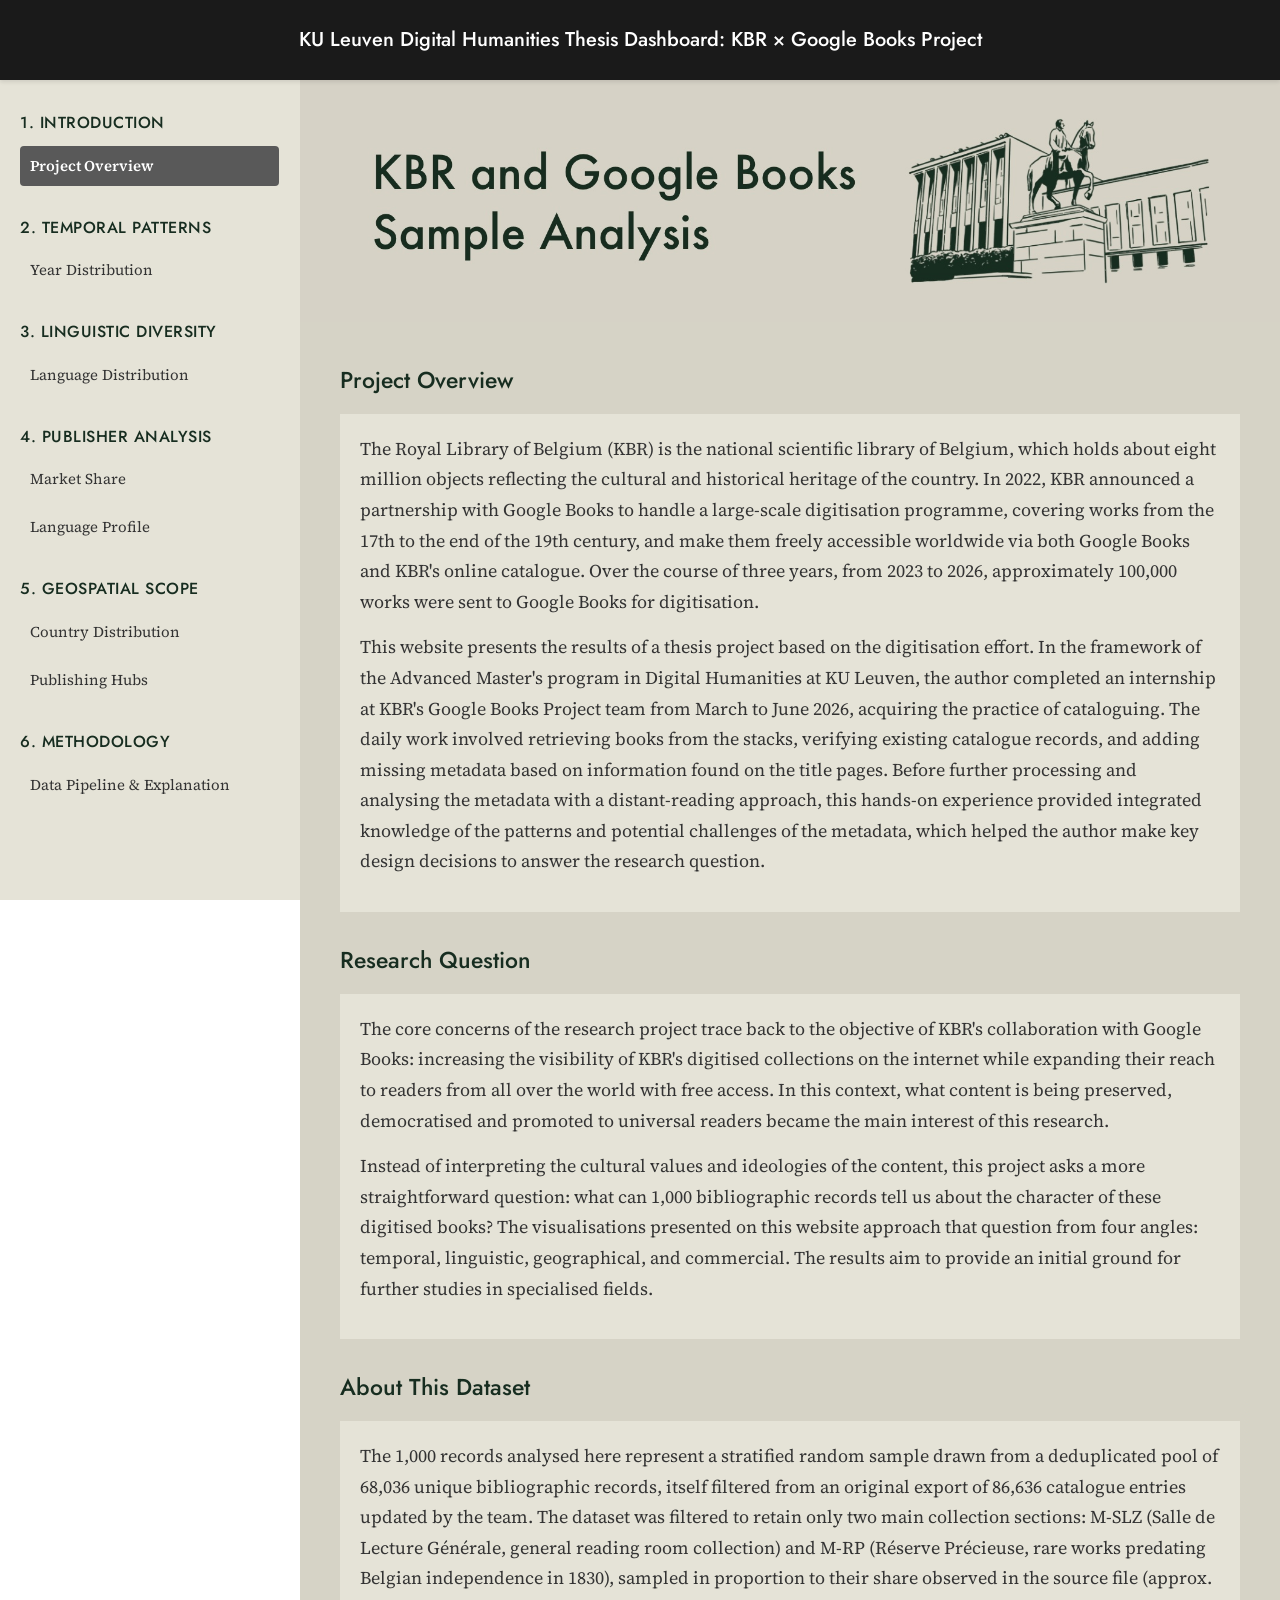
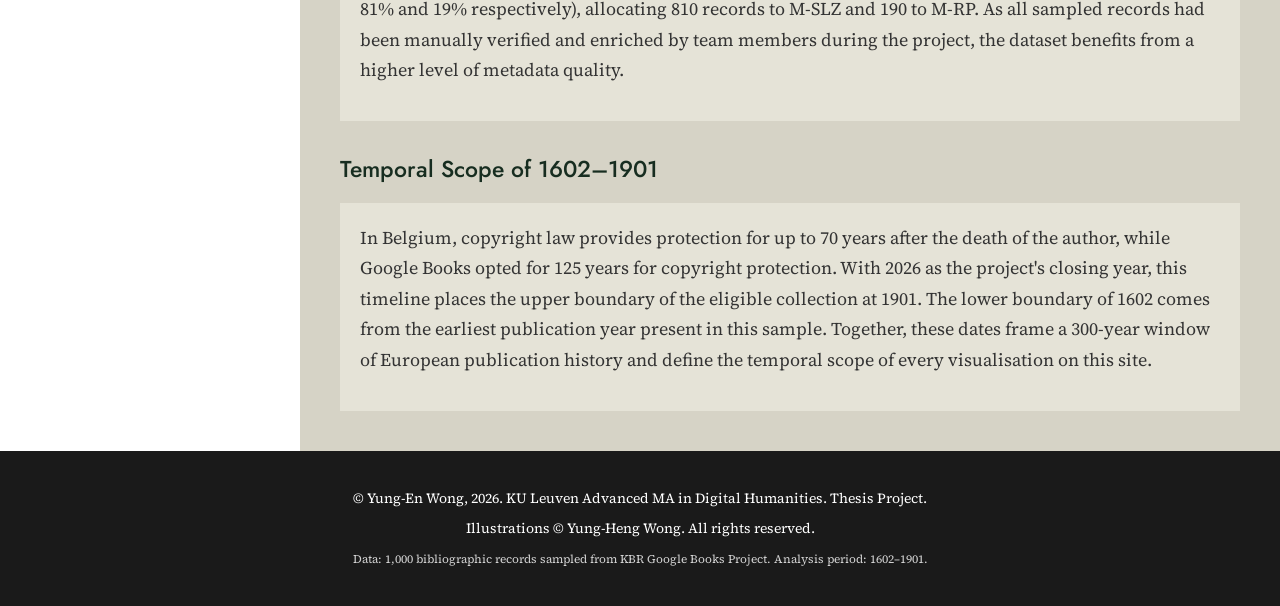
<file: website/index.html>
<!DOCTYPE html>
<html lang="en">
<head>
    <meta charset="UTF-8">
    <meta name="viewport" content="width=device-width, initial-scale=1.0">
    <title>KU Leuven Digital Humanities Thesis Dashboard: KBR × Google Books Project</title>
    <link rel="stylesheet" href="css/variables.css">
    <link rel="stylesheet" href="css/style.css">
    <link rel="stylesheet" href="css/responsive.css">
    <link href="https://fonts.googleapis.com/css2?family=Jost:wght@400;500;700&family=Source+Serif+4:wght@400;500;700&display=swap" rel="stylesheet">
<body>
    <!-- Header: simplified, no logos -->
    <header class="header">
        <div class="header-content">
            <h1 class="header-title">KU Leuven Digital Humanities Thesis Dashboard: KBR × Google Books Project</h1>
        </div>
        <button class="hamburger-btn" id="hamburgerBtn" aria-label="Toggle navigation menu">
            <span></span><span></span><span></span>
        </button>
    </header>

    <div class="main-container">
        <!-- Left sidebar: 8 pages across 6 sections -->
        <nav class="sidebar" id="sidebar">
            <ul class="nav-list">
                <li class="nav-section">
                    <span class="section-title">1. INTRODUCTION</span>
                    <ul class="nav-subsection">
                        <li><a href="#" data-page="introduction" class="nav-link active">Project Overview</a></li>
                    </ul>
                </li>
                <li class="nav-section">
                    <span class="section-title">2. TEMPORAL PATTERNS</span>
                    <ul class="nav-subsection">
                        <li><a href="#" data-page="temporal_framework" class="nav-link">Year Distribution</a></li>
                    </ul>
                </li>
                <li class="nav-section">
                    <span class="section-title">3. LINGUISTIC DIVERSITY</span>
                    <ul class="nav-subsection">
                        <li><a href="#" data-page="language_distribution" class="nav-link">Language Distribution</a></li>
                    </ul>
                </li>
                <li class="nav-section">
                    <span class="section-title">4. PUBLISHER ANALYSIS</span>
                    <ul class="nav-subsection">
                        <li><a href="#" data-page="publisher_market" class="nav-link">Market Share</a></li>
                        <li><a href="#" data-page="publisher_language" class="nav-link">Language Profile</a></li>
                    </ul>
                </li>
                <li class="nav-section">
                    <span class="section-title">5. GEOSPATIAL SCOPE</span>
                    <ul class="nav-subsection">
                        <li><a href="#" data-page="country_distribution" class="nav-link">Country Distribution</a></li>
                        <li><a href="#" data-page="publishing_hubs" class="nav-link">Publishing Hubs</a></li>
                    </ul>
                </li>
                <li class="nav-section">
                    <span class="section-title">6. METHODOLOGY</span>
                    <ul class="nav-subsection">
                        <li><a href="#" data-page="methodology" class="nav-link">Data Pipeline & Explanation</a></li>
                    </ul>
                </li>
            </ul>
        </nav>

        <main class="content-area">
            <div id="pageContent" class="page-content"></div>
        </main>
    </div>

    <!-- Footer: personal attribution -->
    <footer class="footer">
        <p>&copy; Yung-En Wong, 2026. KU Leuven Advanced MA in Digital Humanities. Thesis Project.</p>
        <p>Illustrations &copy; Yung-Heng Wong. All rights reserved.</p>
        <p><small>Data: 1,000 bibliographic records sampled from KBR Google Books Project. Analysis period: 1602–1901.</small></p>
    </footer>

    <script src="js/navigation.js"></script>
</body>
</html>
</file>
<file: website/css/variables.css>
/* CSS Variables: KBR Brand Design Tokens */
:root {
    --kbr-dark-green-old: #3D6B52;
    --kbr-dark-green: #172D20;
    --kbr-navy-blue: #1A3A5C;
    --kbr-bright-yellow: #F4D547;
    --kbr-rose-pink: #D4A4A0;
    --kbr-warm-orange: #E8956E;
    --kbr-magenta: #A64E7C;
    --kbr-bright-blue: #4BA3D6;
    --kbr-black: #1A1A1A;
    --kbr-white: #FFFFFF;
    --kbr-light-gray: #F5F5F5;
    --kbr-dark-gray: #333333;
    --font-sans: "Source Serif 4", Georgia, serif;
    --font-heading: "Jost", sans-serif;
    --sidebar-width: 300px;
    --header-height: 80px;
}
</file>
<file: website/css/style.css>
/* Main Stylesheet: Desktop-first layout */

* {
    margin: 0;
    padding: 0;
    box-sizing: border-box;
}

body {
    font-family: var(--font-sans);
    color: var(--kbr-dark-gray);
    background-color: var(--kbr-white);
    line-height: 1.6;
    font-size: 18px;
}

/* Header: Dark background, centered title only */
.header {
    background-color: var(--kbr-black);
    color: var(--kbr-white);
    padding: 0 30px;
    height: var(--header-height);
    display: flex;
    align-items: center;
    justify-content: space-between;
    box-shadow: 0 2px 4px rgba(0, 0, 0, 0.1);
    position: sticky;
    top: 0;
    z-index: 100;
}

.header-content {
    display: flex;
    align-items: center;
    justify-content: center;
    width: 100%;
}

.header-title {
    font-size: 20px;
    font-family: var(--font-heading);
    font-weight: 500;
    text-align: center;
}

.hamburger-btn {
    display: none;
    flex-direction: column;
    background: none;
    border: none;
    cursor: pointer;
    gap: 5px;
}

.hamburger-btn span {
    width: 25px;
    height: 3px;
    background-color: var(--kbr-white);
    transition: var(--transition-normal);
    border-radius: 2px;
}

/* Main container: Flex layout with sidebar + content */
.main-container {
    display: flex;
    min-height: calc(100vh - var(--header-height));
}

/* Sidebar: Sticky navigation (desktop only) */
.sidebar {
    width: var(--sidebar-width);
    background-color: #E5E3D7;
    border-right: 1px solid #E5E3D7;
    padding: 30px 0;
    position: sticky;
    top: var(--header-height);
    overflow-y: auto;
    max-height: calc(100vh - var(--header-height));
}

.nav-list {
    list-style: none;
}

.nav-section {
    padding: 0 20px 20px 20px;
    border-bottom: 1px solid #E5E3D7;
}

.section-title {
    display: block;
    font-size: 16px;
    font-family: var(--font-heading);
    font-weight: 500;
    color: var(--kbr-dark-green);
    text-transform: uppercase;
    margin-bottom: 10px;
    letter-spacing: 0.5px;
}

.nav-subsection {
    list-style: none;
}

.nav-subsection li {
    margin-bottom: 8px;
}

.nav-link {
    text-decoration: none;
    color: var(--kbr-dark-gray);
    font-size: 15px;
    display: block;
    padding: 8px 10px;
    border-radius: 4px;
    transition: var(--transition-fast);
}

.nav-link:hover {
    background-color: var(--kbr-light-gray);
    color: var(--kbr-dark-green);
}

.nav-link.active {
    background-color: #595959;
    color: var(--kbr-white);
    font-weight: 600;
}

/* Content area: Main content with iframe container */
.content-area {
    flex: 1;
    padding: 40px;
    overflow-y: auto;
    background-color: #D6D3C6;
}

.page-content {
    max-width: 1200px;
    margin: 0 auto;
}

/* Page heading styles */
.page-content h1 {
    font-size: 40px;
    font-family: var(--font-heading);
    color: var(--kbr-dark-green);
    margin-bottom: 20px;
    font-weight: 500;
}

.page-content h2 {
    font-size: 23px;
    font-family: var(--font-heading);
    color: var(--kbr-dark-green);
    margin-top: 30px;
    margin-bottom: 15px;
    font-weight: 500;
}

.page-content h3 {
    display: none;
}

/* Body text styling */
.page-content p {
    font-size: 18px;
    line-height: 1.8;
    margin-bottom: 15px;
    color: var(--kbr-dark-gray);
}

/* Chart container with iframe */
.chart-container {
    margin: 40px 0;
    border-radius: 4px;
    overflow: hidden;
    box-shadow: 0 2px 8px rgba(0, 0, 0, 0.08);
}

.chart-container iframe {
    width: 100%;
    height: 600px;
    border: none;
    display: block;
}

/* Chart description below iframe */
.chart-description {
    padding: 20px;
    background-color: #E5E3D7;
}

.chart-description h3 {
    font-size: 23px;
    font-family: var(--font-heading);
    color: var(--kbr-dark-green);
    margin-bottom: 12px;
    font-weight: 500;
}

.chart-description p {
    font-size: 18px;
    line-height: 1.7;
    color: var(--kbr-dark-gray);
}

/* Page banner: image-ready with color fallback */
.page-banner {
    width: calc(100vw - var(--sidebar-width));
    position: relative;
    left: 50%;
    transform: translateX(-50%);
    margin-top: -40px;
    margin-bottom: 40px;
    overflow: hidden;
    line-height: 0;
}

.page-banner img {
    width: 100%;
    height: auto;
    display: block;
}

/* Footer: Dark background matching header */
.footer {
    background-color: var(--kbr-black);
    color: var(--kbr-white);
    padding: 30px;
    text-align: center;
    font-size: 14px;
    line-height: 1.8;
}

.footer p {
    color: var(--kbr-white);
    margin: 5px 0;
}

.footer small {
    opacity: 0.8;
}
</file>
<file: website/css/responsive.css>
/* Responsive Design: Media queries for mobile and tablet */

/* Tablet: 768px - 1023px */
@media (max-width: 1023px) {
    .sidebar {
        width: 200px;
    }
    
    .content-area {
        padding: 30px;
    }
    
    .header-title {
        font-size: 18px;
    }

    /* Banner: use mobile height on tablet */
    .page-banner {
        width: calc(100vw - 200px);
        margin-top: -30px;
        margin-bottom: 30px;
    }
}

/* Mobile: < 768px */
@media (max-width: 767px) {
    .hamburger-btn {
        display: flex;
    }
    
    .sidebar {
        position: fixed;
        top: var(--header-height);
        left: 0;
        width: 100%;
        max-width: 250px;
        height: calc(100vh - var(--header-height));
        z-index: 99;
        transform: translateX(-100%);
        transition: transform var(--transition-normal);
        overflow-y: auto;
        background-color: #E5E3D7;
    }
    
    .sidebar.active {
        transform: translateX(0);
    }
    
    .main-container {
        flex-direction: column;
    }
    
    .content-area {
        flex: 1;
        padding: 20px;
    }
    
    .header {
        padding: 0 15px;
    }
    
    .header-title {
        font-size: 14px;
    }
    
    .page-content h1 {
        font-size: 24px;
    }
    
    .page-content h2 {
        font-size: 18px;
    }
    
    .page-content p {
        font-size: 16px;
    }
    
    .chart-container {
        overflow-x: auto;
        -webkit-overflow-scrolling: touch;
    }

    .chart-container iframe {
        height: 400px;
        min-width: 800px;
    }
    
    .chart-description {
        padding: 15px;
    }

    /* Banner: mobile height */
    .page-banner {
        width: 100vw;
        margin-top: -20px;
        margin-bottom: 20px;
    }
}

/* Small mobile: < 480px */
@media (max-width: 479px) {
    .header-title {
        font-size: 12px;
    }
    
    .page-content h1 {
        font-size: 20px;
    }
    
    .page-content h2 {
        font-size: 16px;
    }
    
    .chart-container iframe {
        height: 300px;
    }
}
</file>
